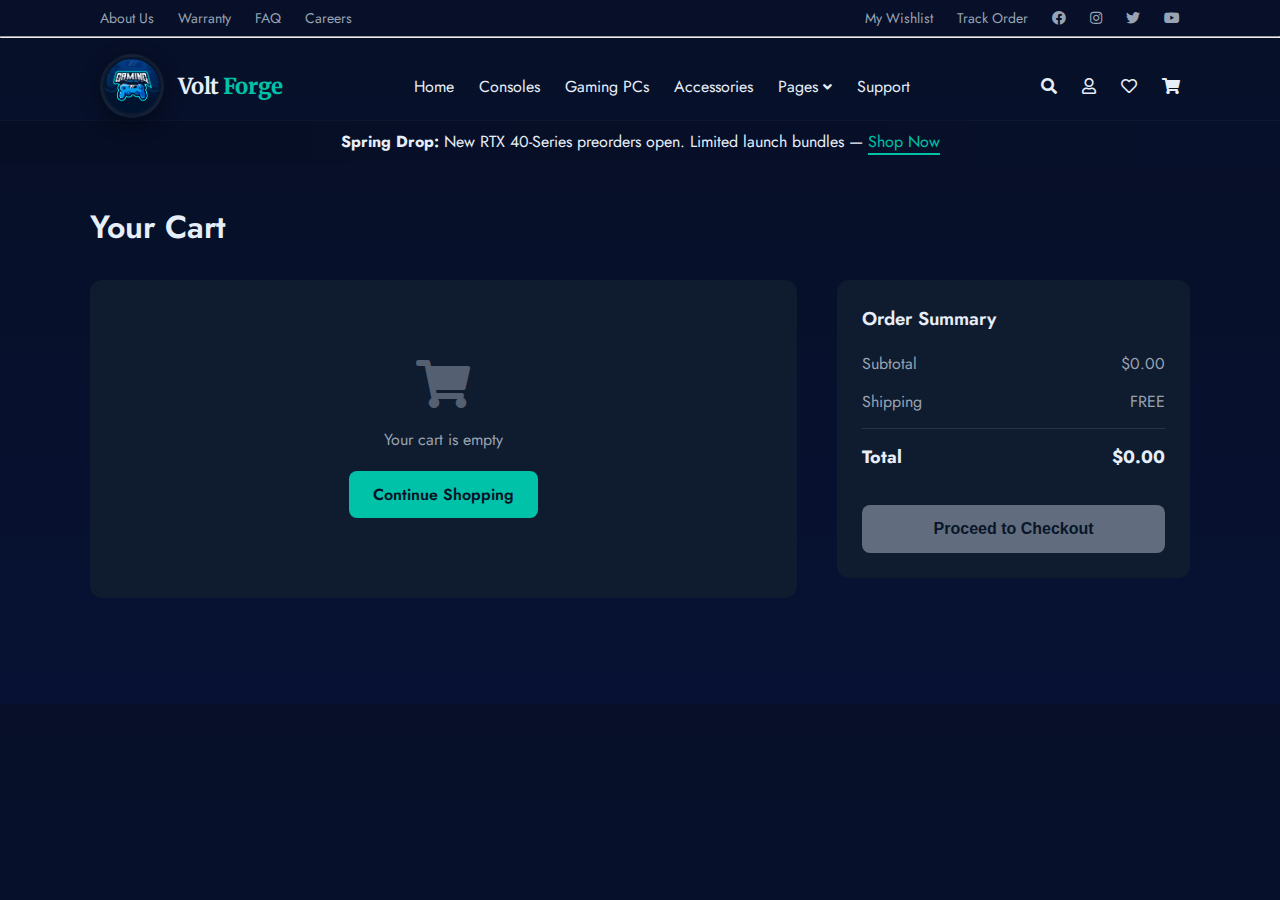
<file: cart.html>
<!DOCTYPE html>
<html lang="en">
  <head>
    <meta charset="utf-8" />
    <meta http-equiv="X-UA-Compatible" content="IE=edge" />
    <meta name="viewport" content="width=device-width,initial-scale=1" />
    <title>Cart - VoltForge</title>
    <link rel="shortcut icon" type="image/x-icon" href="images/logo.jpg" />
    <link rel="stylesheet" href="css/style.css" />
    <link rel="stylesheet" href="css/cart.css" />
    <link rel="stylesheet" href="css/all.css" />
    <link
      href="https://fonts.googleapis.com/css2?family=Jost:wght@300;400;600;700&family=Merriweather:wght@300;700&display=swap"
      rel="stylesheet"
    />
  </head>
  <body>
    <header>
      <div class="header-area">
        <div class="container area-1">
          <div>
            <a href="#">About Us</a>
            <a href="#">Warranty</a>
            <a href="#">FAQ</a>
            <a href="#">Careers</a>
          </div>
          <div>
            <a href="favorites.html">My Wishlist</a>
            <a href="#">Track Order</a>
            <a href="#" class="i-1"><i class="fab fa-facebook"></i></a>
            <a href="#" class="i-1"><i class="fab fa-instagram"></i></a>
            <a href="#" class="i-1"><i class="fab fa-twitter"></i></a>
            <a href="#" class="i-1"><i class="fab fa-youtube"></i></a>
          </div>
        </div>

        <hr />

        <div class="container area-2">
          <div class="left-area">
            <a href="index.html" class="brand" aria-label="VoltForge — Home">
              <img src="images/logo.jpg" alt="VoltForge logo" />
              <span class="brand-name"
                >Volt<span class="brand-accent">Forge</span></span
              >
            </a>
          </div>

          <div class="center-area">
            <nav>
              <ul>
                <li><a href="index.html" class="link-center">Home</a></li>
                <li><a href="#" class="link-center">Consoles</a></li>
                <li><a href="#" class="link-center">Gaming PCs</a></li>
                <li><a href="#" class="link-center">Accessories</a></li>
                <li class="main-menue">
                  <a href="#" class="link-center"
                    >Pages<i class="fas fa-angle-down angle"></i
                  ></a>
                  <div class="drop-menue">
                    <ul>
                      <li class="first-li">Pages</li>
                      <li><a href="signin.html" class="link-drop">Login</a></li>
                      <li><a href="cart.html" class="link-drop">Cart</a></li>
                      <li>
                        <a href="product-details.html?id=1" class="link-drop"
                          >Product Details</a
                        >
                      </li>
                      <li><a href="#" class="link-drop">Checkout</a></li>
                    </ul>
                    <ul>
                      <li class="first-li">Blog</li>
                      <li><a href="#" class="link-drop">News</a></li>
                      <li><a href="#" class="link-drop">Guides</a></li>
                    </ul>
                  </div>
                </li>
                <li><a href="#" class="link-center">Support</a></li>
              </ul>
            </nav>
          </div>

          <div class="right-area">
            <a href="#" class="search-icon"><i class="fas fa-search"></i></a>
            <a href="signin.html"><i class="far fa-user"></i></a>
            <a href="favorites.html"><i class="far fa-heart"></i></a>
            <a href="cart.html" class="bag"
              ><i class="fas fa-shopping-cart"></i
            ></a>
          </div>
        </div>

        <div class="area-3">
          <p>
            <strong>Spring Drop:</strong> New RTX 40-Series preorders open.
            Limited launch bundles — <a href="#">Shop Now</a>
          </p>
        </div>
      </div>
    </header>

    <main class="cart-container">
      <div class="container">
        <h1>Your Cart</h1>

        <div class="cart-content">
          <div class="cart-items" id="cartItems">
            <!-- Cart items will be populated by JavaScript -->
            <div class="empty-cart">
              <i class="fas fa-shopping-cart"></i>
              <p>Your cart is empty</p>
              <a href="index.html" class="continue-shopping"
                >Continue Shopping</a
              >
            </div>
          </div>

          <div class="cart-summary">
            <h3>Order Summary</h3>
            <div class="summary-line">
              <span>Subtotal</span>
              <span id="subtotal">$0.00</span>
            </div>
            <div class="summary-line">
              <span>Shipping</span>
              <span id="shipping">$0.00</span>
            </div>
            <div class="summary-line total">
              <span>Total</span>
              <span id="total">$0.00</span>
            </div>
            <button class="checkout-btn" id="checkoutBtn">
              Proceed to Checkout
            </button>
          </div>
        </div>
      </div>
    </main>

    <script src="js/products.js"></script>
    <script src="js/auth.js"></script>
    <script src="js/cart.js"></script>
  </body>
</html>
</file>
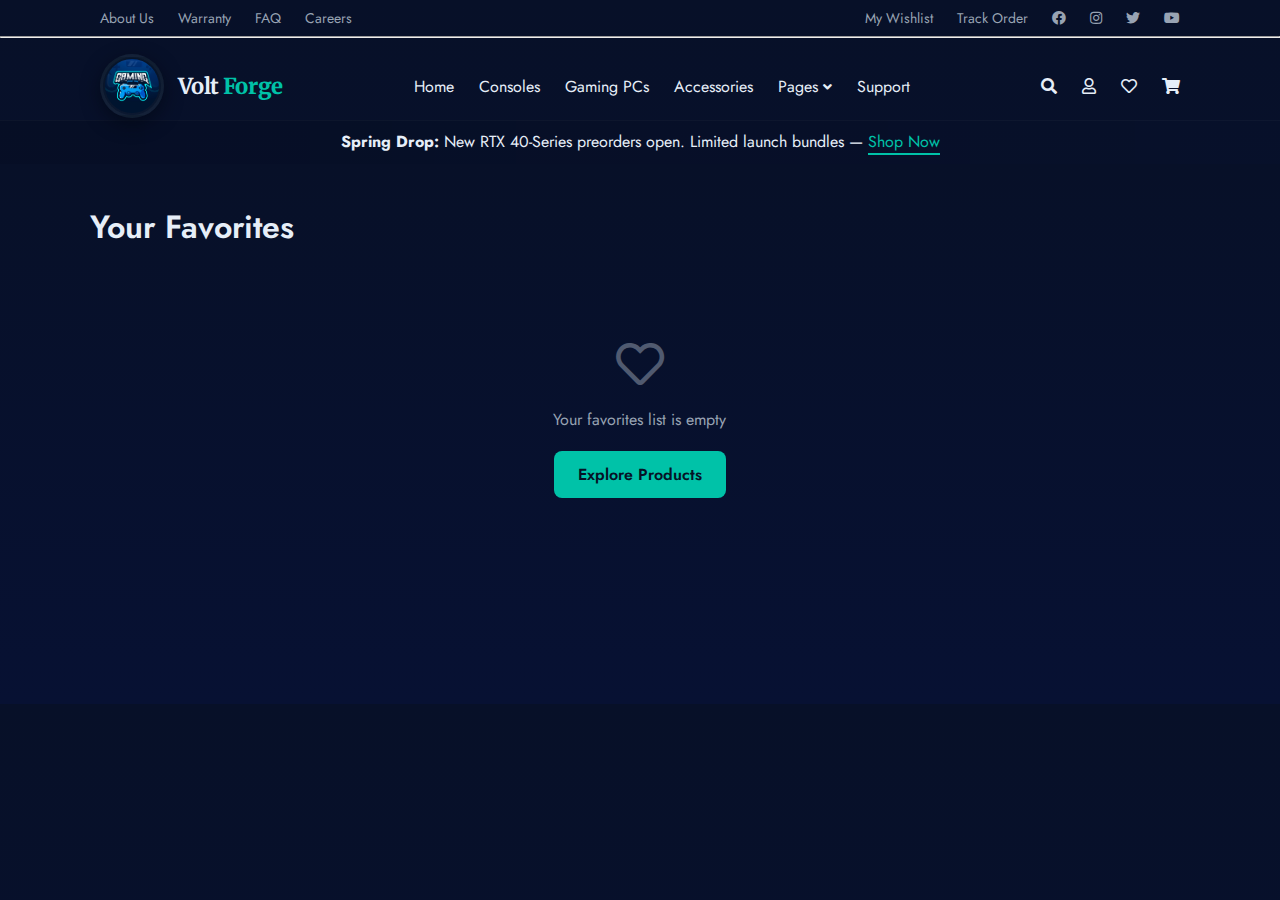
<file: favorites.html>
<!DOCTYPE html>
<html lang="en">
  <head>
    <meta charset="utf-8" />
    <meta http-equiv="X-UA-Compatible" content="IE=edge" />
    <meta name="viewport" content="width=device-width,initial-scale=1" />
    <title>Favorites - VoltForge</title>
    <link rel="shortcut icon" type="image/x-icon" href="images/logo.jpg" />
    <link rel="stylesheet" href="css/style.css" />
    <link rel="stylesheet" href="css/favorites.css" />
    <link rel="stylesheet" href="css/all.css" />
    <link
      href="https://fonts.googleapis.com/css2?family=Jost:wght@300;400;600;700&family=Merriweather:wght@300;700&display=swap"
      rel="stylesheet"
    />
  </head>
  <body>
    <header>
      <div class="header-area">
        <div class="container area-1">
          <div>
            <a href="#">About Us</a>
            <a href="#">Warranty</a>
            <a href="#">FAQ</a>
            <a href="#">Careers</a>
          </div>
          <div>
            <a href="favorites.html">My Wishlist</a>
            <a href="#">Track Order</a>
            <a href="#" class="i-1"><i class="fab fa-facebook"></i></a>
            <a href="#" class="i-1"><i class="fab fa-instagram"></i></a>
            <a href="#" class="i-1"><i class="fab fa-twitter"></i></a>
            <a href="#" class="i-1"><i class="fab fa-youtube"></i></a>
          </div>
        </div>

        <hr />

        <div class="container area-2">
          <div class="left-area">
            <a href="index.html" class="brand" aria-label="VoltForge — Home">
              <img src="images/logo.jpg" alt="VoltForge logo" />
              <span class="brand-name"
                >Volt<span class="brand-accent">Forge</span></span
              >
            </a>
          </div>

          <div class="center-area">
            <nav>
              <ul>
                <li><a href="index.html" class="link-center">Home</a></li>
                <li><a href="#" class="link-center">Consoles</a></li>
                <li><a href="#" class="link-center">Gaming PCs</a></li>
                <li><a href="#" class="link-center">Accessories</a></li>
                <li class="main-menue">
                  <a href="#" class="link-center"
                    >Pages<i class="fas fa-angle-down angle"></i
                  ></a>
                  <div class="drop-menue">
                    <ul>
                      <li class="first-li">Pages</li>
                      <li><a href="signin.html" class="link-drop">Login</a></li>
                      <li><a href="cart.html" class="link-drop">Cart</a></li>
                      <li>
                        <a href="product-details.html?id=1" class="link-drop"
                          >Product Details</a
                        >
                      </li>
                      <li><a href="#" class="link-drop">Checkout</a></li>
                    </ul>
                    <ul>
                      <li class="first-li">Blog</li>
                      <li><a href="#" class="link-drop">News</a></li>
                      <li><a href="#" class="link-drop">Guides</a></li>
                    </ul>
                  </div>
                </li>
                <li><a href="#" class="link-center">Support</a></li>
              </ul>
            </nav>
          </div>

          <div class="right-area">
            <a href="#" class="search-icon"><i class="fas fa-search"></i></a>
            <a href="signin.html"><i class="far fa-user"></i></a>
            <a href="favorites.html"><i class="far fa-heart"></i></a>
            <a href="cart.html" class="bag"
              ><i class="fas fa-shopping-cart"></i
            ></a>
          </div>
        </div>

        <div class="area-3">
          <p>
            <strong>Spring Drop:</strong> New RTX 40-Series preorders open.
            Limited launch bundles — <a href="#">Shop Now</a>
          </p>
        </div>
      </div>
    </header>

    <main class="favorites-container">
      <div class="container">
        <h1>Your Favorites</h1>

        <div class="favorites-grid" id="favoritesGrid">
          <!-- Favorite items will be populated by JavaScript -->
          <div class="empty-favorites">
            <i class="far fa-heart"></i>
            <p>Your favorites list is empty</p>
            <a href="index.html" class="continue-shopping">Explore Products</a>
          </div>
        </div>
      </div>
    </main>

    <script src="js/products.js"></script>
    <script src="js/auth.js"></script>
    <script src="js/favorites.js"></script>
  </body>
</html>
</file>
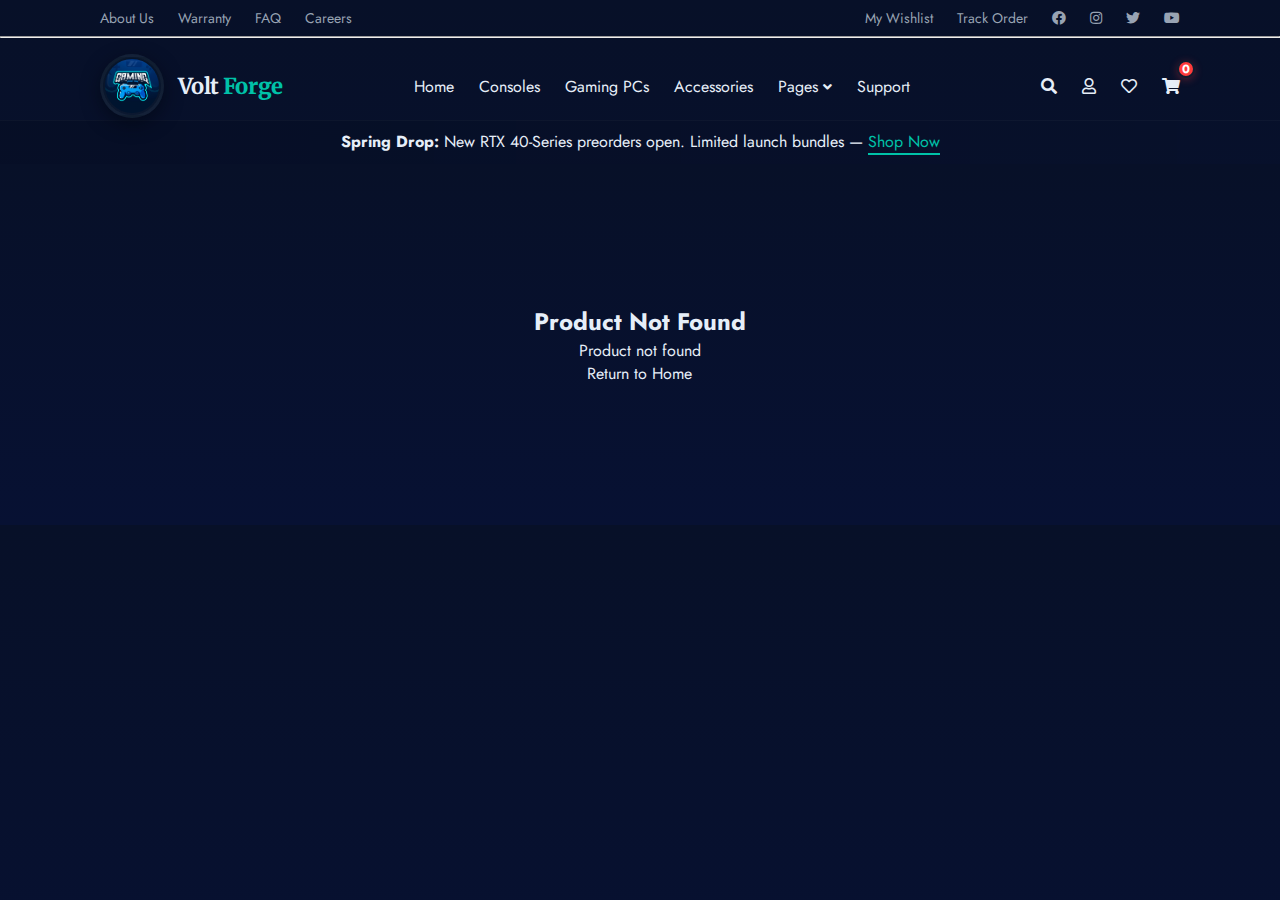
<file: product-details.html>
<!DOCTYPE html>
<html lang="en">
  <head>
    <meta charset="utf-8" />
    <meta http-equiv="X-UA-Compatible" content="IE=edge" />
    <meta name="viewport" content="width=device-width,initial-scale=1" />
    <title>Product Details - VoltForge</title>
    <link rel="shortcut icon" type="image/x-icon" href="images/logo.jpg" />
    <link rel="stylesheet" href="css/style.css" />
    <link rel="stylesheet" href="css/product-details.css" />
    <link rel="stylesheet" href="css/all.css" />
    <link
      href="https://fonts.googleapis.com/css2?family=Jost:wght@300;400;600;700&family=Merriweather:wght@300;700&display=swap"
      rel="stylesheet"
    />
  </head>
  <body>
    <header>
      <div class="header-area">
        <div class="container area-1">
          <div>
            <a href="#">About Us</a>
            <a href="#">Warranty</a>
            <a href="#">FAQ</a>
            <a href="#">Careers</a>
          </div>
          <div>
            <a href="favorites.html">My Wishlist</a>
            <a href="#">Track Order</a>
            <a href="#" class="i-1"><i class="fab fa-facebook"></i></a>
            <a href="#" class="i-1"><i class="fab fa-instagram"></i></a>
            <a href="#" class="i-1"><i class="fab fa-twitter"></i></a>
            <a href="#" class="i-1"><i class="fab fa-youtube"></i></a>
          </div>
        </div>

        <hr />

        <div class="container area-2">
          <div class="left-area">
            <a href="index.html" class="brand" aria-label="VoltForge — Home">
              <img src="images/logo.jpg" alt="VoltForge logo" />
              <span class="brand-name"
                >Volt<span class="brand-accent">Forge</span></span
              >
            </a>
          </div>

          <div class="center-area">
            <nav>
              <ul>
                <li><a href="index.html" class="link-center">Home</a></li>
                <li><a href="#" class="link-center">Consoles</a></li>
                <li><a href="#" class="link-center">Gaming PCs</a></li>
                <li><a href="#" class="link-center">Accessories</a></li>
                <li class="main-menue">
                  <a href="#" class="link-center"
                    >Pages<i class="fas fa-angle-down angle"></i
                  ></a>
                  <div class="drop-menue">
                    <ul>
                      <li class="first-li">Pages</li>
                      <li><a href="signin.html" class="link-drop">Login</a></li>
                      <li><a href="cart.html" class="link-drop">Cart</a></li>
                      <li>
                        <a href="product-details.html?id=1" class="link-drop"
                          >Product Details</a
                        >
                      </li>
                      <li><a href="#" class="link-drop">Checkout</a></li>
                    </ul>
                    <ul>
                      <li class="first-li">Blog</li>
                      <li><a href="#" class="link-drop">News</a></li>
                      <li><a href="#" class="link-drop">Guides</a></li>
                    </ul>
                  </div>
                </li>
                <li><a href="#" class="link-center">Support</a></li>
              </ul>
            </nav>
          </div>

          <div class="right-area">
            <a href="#" class="search-icon"><i class="fas fa-search"></i></a>
            <a href="signin.html"><i class="far fa-user"></i></a>
            <a href="favorites.html"><i class="far fa-heart"></i></a>
            <a href="cart.html" class="bag"
              ><i class="fas fa-shopping-cart"></i
            ></a>
          </div>
        </div>

        <div class="area-3">
          <p>
            <strong>Spring Drop:</strong> New RTX 40-Series preorders open.
            Limited launch bundles — <a href="#">Shop Now</a>
          </p>
        </div>
      </div>
    </header>

    <main class="product-details-container">
      <div class="container">
        <div class="product-details">
          <div class="product-images">
            <div class="main-image">
              <img id="mainProductImage" src="" alt="Product Image" />
            </div>
          </div>

          <div class="product-info">
            <h1 id="productName">Product Name</h1>
            <div class="price-section">
              <span class="current-price" id="productPrice">$0</span>
              <span class="old-price" id="productOldPrice">$0</span>
            </div>

            <div class="product-description">
              <p id="productDescription">
                Product description will appear here.
              </p>
            </div>

            <div class="product-actions">
              <div class="quantity-selector">
                <button class="quantity-btn" id="decreaseQty">-</button>
                <span class="quantity" id="quantity">1</span>
                <button class="quantity-btn" id="increaseQty">+</button>
              </div>

              <div class="action-buttons">
                <button class="add-to-cart-btn" id="addToCart">
                  Add to Cart
                </button>
                <button class="favorite-btn" id="addToFavorite">
                  <i class="far fa-heart"></i>
                </button>
              </div>
            </div>

            <div class="product-meta">
              <div class="meta-item">
                <i class="fas fa-shipping-fast"></i>
                <span>Free Shipping</span>
              </div>
              <div class="meta-item">
                <i class="fas fa-undo"></i>
                <span>30-Day Return</span>
              </div>
              <div class="meta-item">
                <i class="fas fa-shield-alt"></i>
                <span>2-Year Warranty</span>
              </div>
            </div>
          </div>
        </div>
      </div>
    </main>

    <script src="js/products.js"></script>
    <script src="js/auth.js"></script>
    <script src="js/product-details.js"></script>
    <script src="js/cart.js"></script>
    <script src="js/favorites.js"></script>
  </body>
</html>
</file>
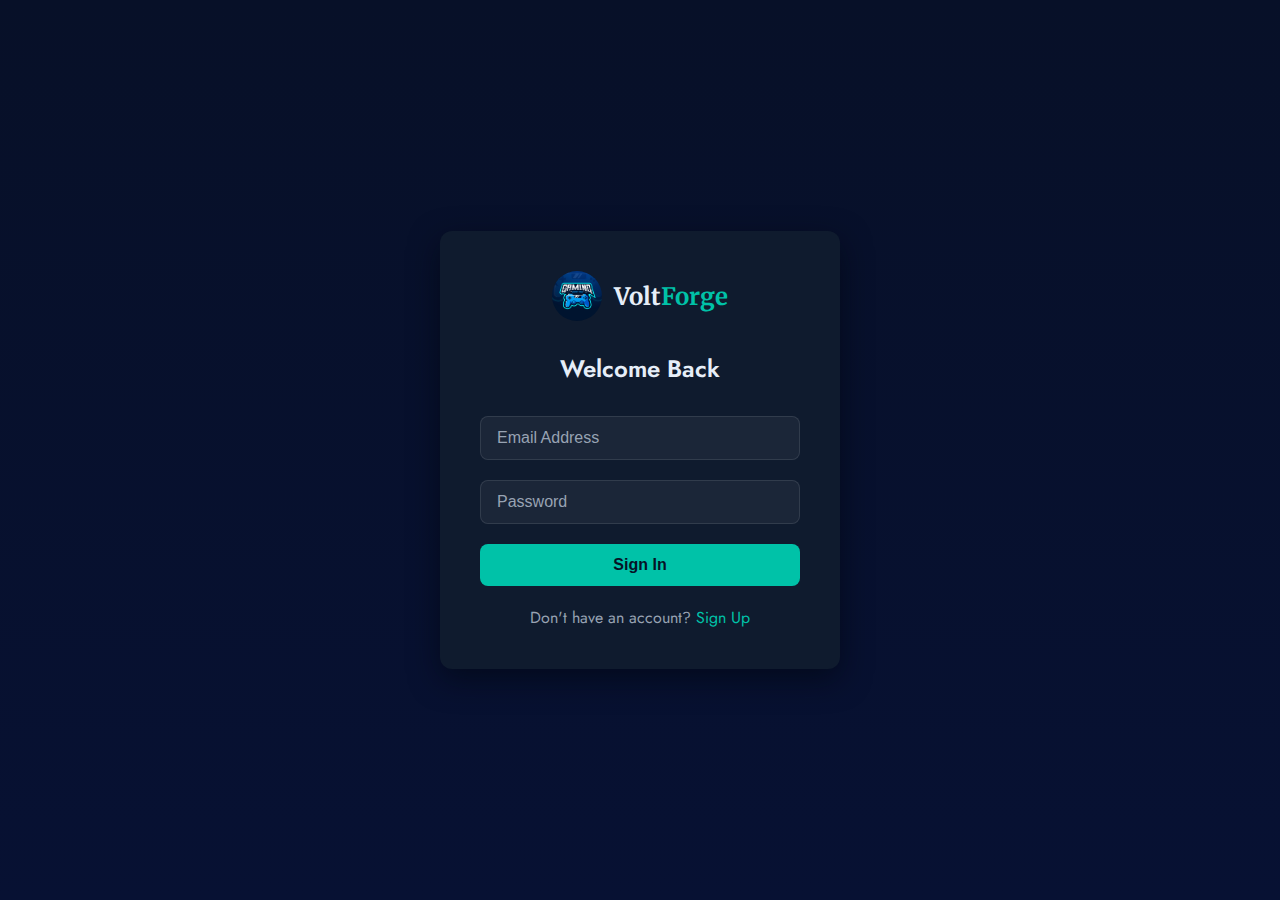
<file: signin.html>
<!DOCTYPE html>
<html lang="en">
<head>
  <meta charset="utf-8" />
  <meta http-equiv="X-UA-Compatible" content="IE=edge"/>
  <meta name="viewport" content="width=device-width,initial-scale=1"/>
  <title>Sign In - VoltForge</title>
  <link rel="shortcut icon" type="image/x-icon" href="images/logo.jpg">
  <link rel="stylesheet" href="css/style.css"/>
  <link rel="stylesheet" href="css/auth.css"/>
  <link rel="stylesheet" href="css/all.css"/>
  <link href="https://fonts.googleapis.com/css2?family=Jost:wght@300;400;600;700&family=Merriweather:wght@300;700&display=swap" rel="stylesheet">
</head>
<body>
  <div class="auth-container">
    <div class="auth-card">
      <a href="index.html" class="auth-brand">
        <img src="images/logo.jpg" alt="VoltForge">
        <span>Volt<span>Forge</span></span>
      </a>
      
      <h2>Welcome Back</h2>
      
      <form id="signinForm" class="auth-form">
        <div class="form-group">
          <input type="email" id="loginEmail" placeholder="Email Address" required>
        </div>
        <div class="form-group">
          <input type="password" id="loginPassword" placeholder="Password" required>
        </div>
        <button type="submit" class="auth-btn">Sign In</button>
      </form>
      
      <p class="auth-link">
        Don't have an account? <a href="signup.html">Sign Up</a>
      </p>
    </div>
  </div>
  
  <script src="js/auth.js"></script>
</body>
</html>
</file>
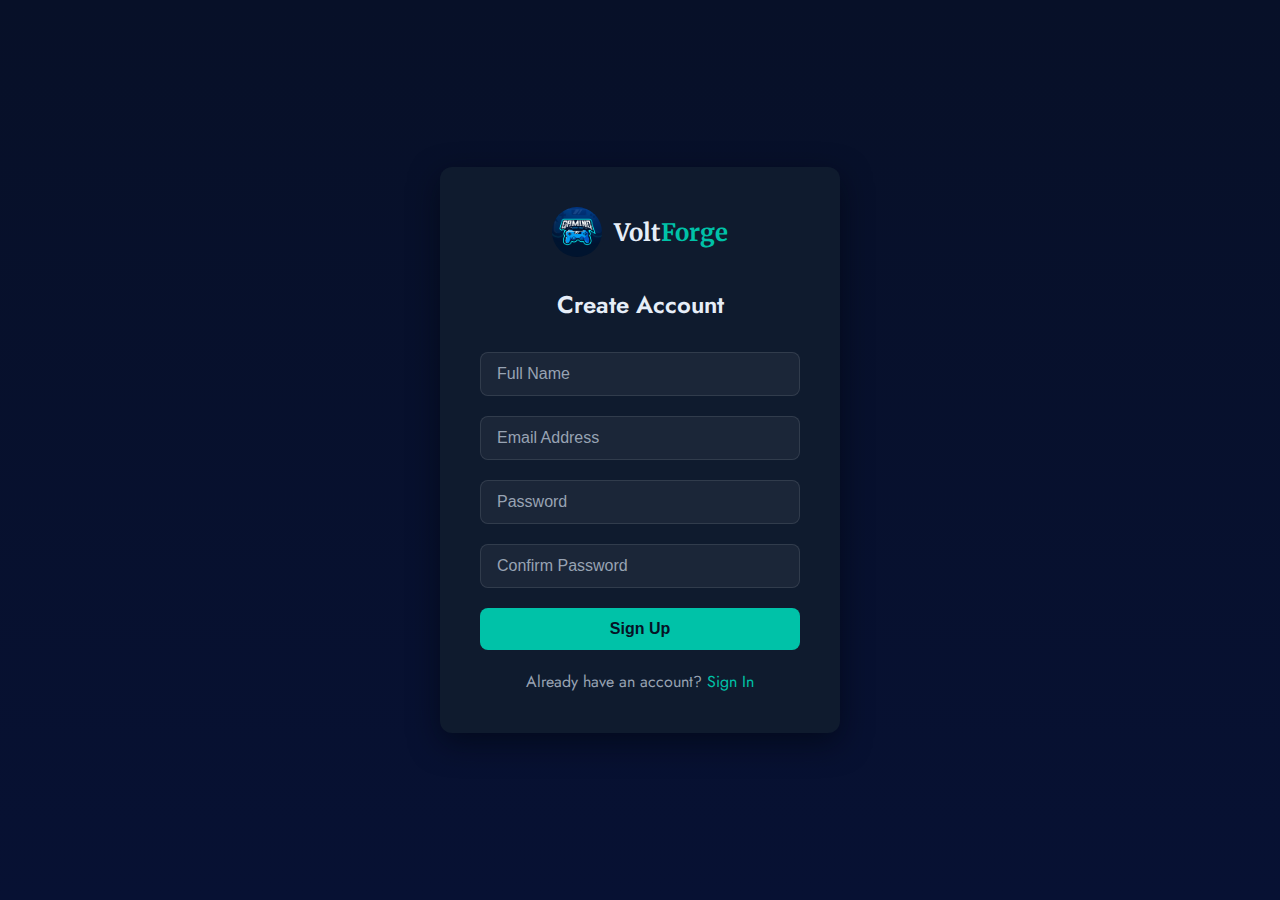
<file: signup.html>
<!DOCTYPE html>
<html lang="en">
<head>
  <meta charset="utf-8" />
  <meta http-equiv="X-UA-Compatible" content="IE=edge"/>
  <meta name="viewport" content="width=device-width,initial-scale=1"/>
  <title>Sign Up - VoltForge</title>
  <link rel="shortcut icon" type="image/x-icon" href="images/logo.jpg">
  <link rel="stylesheet" href="css/style.css"/>
  <link rel="stylesheet" href="css/auth.css"/>
  <link rel="stylesheet" href="css/all.css"/>
  <link href="https://fonts.googleapis.com/css2?family=Jost:wght@300;400;600;700&family=Merriweather:wght@300;700&display=swap" rel="stylesheet">
</head>
<body>
  <div class="auth-container">
    <div class="auth-card">
      <a href="index.html" class="auth-brand">
        <img src="images/logo.jpg" alt="VoltForge">
        <span>Volt<span>Forge</span></span>
      </a>
      
      <h2>Create Account</h2>
      
      <form id="signupForm" class="auth-form">
        <div class="form-group">
          <input type="text" id="name" placeholder="Full Name" required>
        </div>
        <div class="form-group">
          <input type="email" id="email" placeholder="Email Address" required>
        </div>
        <div class="form-group">
          <input type="password" id="password" placeholder="Password" required>
        </div>
        <div class="form-group">
          <input type="password" id="confirmPassword" placeholder="Confirm Password" required>
        </div>
        <button type="submit" class="auth-btn">Sign Up</button>
      </form>
      
      <p class="auth-link">
        Already have an account? <a href="signin.html">Sign In</a>
      </p>
    </div>
  </div>
  
  <script src="js/auth.js"></script>
</body>
</html>
</file>
<file: css/style.css>
/* Start general rules */
* {
  margin: 0;
  padding: 0;
  box-sizing: border-box;
  transition: all 0.1s linear;
}
:root {
  --bg-1: #071028;
  --panel: #0f1b2e;
  --accent: #00c2a8;
  --muted: #98a3b3;
  --text: #e6eef8;
  --danger: #ff3b3b;
}
body {
  height: fit-content;
  font-family: "Jost", sans-serif;
  background: linear-gradient(180deg, #071028 0%, #071133 100%);
  color: var(--text);
}
a {
  text-decoration: none;
  display: inline-block;
  color: inherit;
}
li {
  list-style-type: none;
  display: inline-block;
}
button {
  border: none;
}
.container {
  width: 86%;
  margin: auto;
}
/* End general rules */

/* start header area  */
.area-1 {
  height: 36px;
  display: flex;
  justify-content: space-between;
  align-items: center;
  flex-flow: wrap;
  color: var(--muted);
  font-size: 13px;
}
.area-1 div {
  height: 20px;
}
.area-1 div a {
  height: 100%;
  color: var(--muted);
  padding: 0 10px;
  font-size: 14px;
  position: relative;
}
.area-1 a::before,
.area-1 a::after {
  content: "";
  width: 2px;
  height: 0;
  background: var(--accent);
  position: absolute;
  transition: 1s;
}
.area-1 a::before {
  left: 0;
  bottom: 0;
}
.area-1 a::after {
  right: 0;
  top: 0;
}
.area-1 a:hover::before,
.area-1 a:hover::after {
  height: 100%;
}
.i-1:hover i {
  color: var(--accent);
  transform: rotateY(180deg);
}

/* area-2 */
.area-2 {
  height: 82px;
  display: flex;
  justify-content: space-between;
  align-items: center;
  flex-flow: wrap;
  padding: 6px 0;
}

/* BRAND styling */
.left-area .brand {
  display: flex;
  align-items: center;
  gap: 14px;
  text-decoration: none;
  -webkit-tap-highlight-color: transparent;
  transition: transform 0.18s ease, opacity 0.18s ease;
}
.left-area .brand img {
  width: clamp(44px, 7.2vw, 64px);
  height: clamp(44px, 7.2vw, 64px);
  border-radius: 50%;
  object-fit: cover;
  border: 3px solid rgba(255, 255, 255, 0.04);
  box-shadow: 0 6px 18px rgba(2, 6, 17, 0.6),
    inset 0 1px 0 rgba(255, 255, 255, 0.02);
  transition: transform 0.35s cubic-bezier(0.2, 0.9, 0.2, 1), box-shadow 0.25s;
  display: block;
  background: linear-gradient(180deg, #071428, #0b1830);
  padding: 2px;
}
.left-area .brand .brand-name {
  font-family: "Merriweather", serif;
  font-weight: 700;
  font-size: clamp(18px, 2.6vw, 22px);
  line-height: 1;
  color: var(--text);
  letter-spacing: -0.02em;
  transition: color 0.25s ease, transform 0.18s;
  display: inline-block; 
}
.left-area .brand .brand-accent {
  color: var(--accent);
  font-weight: 800;
  margin-left: 4px;
}
.left-area .brand:hover img,
.left-area .brand:focus img {
  transform: translateY(-4px) scale(1.03);
  box-shadow: 0 10px 30px rgba(0, 0, 0, 0.6), 0 0 18px rgba(0, 0, 0, 0.12);
  border-color: rgba(255, 255, 255, 0.06);
}
.left-area .brand:focus {
  outline: 3px solid rgba(0, 194, 168, 0.12);
  border-radius: 10px;
}
.left-area .brand:hover .brand-name {
  transform: translateY(-2px);
  color: var(--text);
}

.area-2 a {
  padding: 10px;
  font-size: 16px;
  color: var(--text);
}
.area-2 a:hover {
  color: var(--accent);
}
.area-2 .center-area .link-center {
  position: relative;
}
.area-2 .center-area .link-center::after,
.area-2 .center-area .link-center::before {
  content: "";
  position: absolute;
  top: 0;
  left: 0;
  border-color: var(--accent);
  border-style: solid;
  visibility: hidden;
  opacity: 0;
}
.area-2 .center-area .link-center::after {
  border-width: 2px 0;
  width: 97%;
  height: 95%;
  transition: 0.6s;
  transform: scale(0, 1);
  transform-origin: left;
}
.area-2 .center-area .link-center:hover::after,
.area-2 .center-area .link-center:hover::before {
  visibility: visible;
  opacity: 1;
  transform: scale(1, 1);
}
.area-2 .center-area .link-center::before {
  border-width: 0 2px;
  width: 94%;
  height: 100%;
  transition: 0.3s;
  transform: scale(1, 0);
  transform-origin: bottom;
}
.area-2 .main-menue {
  position: relative;
  z-index: 10;
}
.area-2 .main-menue .angle {
  padding-left: 5px;
  font-size: 14px;
}
.area-2 .main-menue .drop-menue {
  width: 320px;
  padding: 15px;
  display: flex;
  background: linear-gradient(180deg, #071428, #071a2e);
  justify-content: space-between;
  position: absolute;
  top: 50px;
  left: -100px;
  border-radius: 10px;
  box-shadow: 1px 1px 2px #00000070, -1px -1px 2px #00000070;
  transition: 1s;
  visibility: hidden;
  opacity: 0;
  transform: scale(0, 0);
  z-index: 5;
}
.area-2 .main-menue:hover .drop-menue {
  visibility: visible;
  opacity: 1;
  transform: scale(1, 1);
}
.area-2 .drop-menue li {
  display: block;
  margin: 5px 0;
  color: var(--muted);
}
.area-2 .drop-menue .first-li {
  width: fit-content;
  height: 30px;
  margin-bottom: 10px;
  font-weight: 300;
  border-bottom: 1px dotted rgba(255, 255, 255, 0.04);
}
.area-2 .drop-menue li a {
  padding: 0;
  color: var(--muted);
}
.area-2 .drop-menue li .link-drop:hover {
  transform: scale(1.05, 1.05);
}

.right-area .bag {
  position: relative;
  
}


/* area-3 */
.area-3 {
  width: 100%;
  height: 44px;
  display: flex;
  justify-content: center;
  align-items: center;
  color: var(--text);
  background: linear-gradient(90deg, rgba(0, 0, 0, 0.12), rgba(0, 0, 0, 0));
  border-top: 1px solid rgba(255, 255, 255, 0.03);
}
.area-3 a {
  color: var(--accent);
  height: 25px;
  border-bottom: 2px solid var(--accent);
  padding-bottom: 3px;
}
.area-3 a:hover {
  letter-spacing: 1px;
}

/* main area */
.main-background {
  width: 100%;
  height: 80vh;
  background: linear-gradient(
      180deg,
      rgba(7, 17, 50, 0.65),
      rgba(7, 17, 50, 0.65)
    ),
    url("https://images.unsplash.com/photo-1511512578047-dfb367046420?auto=format&fit=crop&w=1800&q=80");
  background-size: cover;
  position: relative;
}
.main-background .text-center {
  width: min(90%, 520px);
  max-width: 520px;
  text-align: center;
  position: absolute;
  top: 50%;
  left: 9%;
  transform: translateY(-50%);
  padding: 12px;
  z-index: 3;
}
.main-background span {
  color: var(--accent);
  font-family: "Merriweather", serif;
  font-size: 44px;
}
.main-background h1 {
  padding: 6px 0;
  font-size: 42px;
  color: var(--text);
}
.main-background p {
  width: 460px;
  font-size: 16px;
  color: var(--muted);
  margin: 16px 0 26px;
}
.main-background a {
  background: var(--accent);
  color: #061226;
  font-size: 16px;
  padding: 12px 20px;
  border-radius: 8px;
}
.main-background a:hover {
  color: var(--accent);
  background: transparent;
  border: 1px solid var(--accent);
}

/* section-one area */
.type-product {
  display: flex;
  justify-content: space-between;
  flex-wrap: wrap;
  gap: 28px;
  margin-top: 48px;
}
.type-product > div {
  width: 400px;
  height: 400px;
  margin: 40px 0;
  overflow: hidden;
  position: relative;
  border-radius: 12px;
  box-shadow: 0 10px 30px rgba(2, 6, 17, 0.6);
}
.type-product > div::after {
  content: "";
  width: 100%;
  height: 30%;
  background-image: linear-gradient(to top, #000000, #00000005);
  position: absolute;
  bottom: 0;
  left: 0;
  z-index: 1;
  opacity: 0.6;
}
.type-product div img {
  width: 100%;
  height: 100%;
  transition: 1s;
  object-fit: cover;
  filter: contrast(1.02) saturate(1.05);
}
.type-product div:hover img {
  transform: scale(1.06);
}
.type-product div .product {
  width: 100%;
  height: 30%;
  text-align: center;
  position: absolute;
  bottom: 0;
  left: 0;
  z-index: 10;
  transform: translateY(45px);
  transition: 1s;
}
.type-product div:hover .product {
  transform: translateY(0px);
}
.type-product div .product h2 {
  color: #fff;
  margin: 15px 0 20px;
}
.type-product div .product a {
  color: var(--accent);
  font-size: 18px;
  font-weight: bold;
  padding-bottom: 3px;
  border-bottom: 3px solid var(--accent);
}
.type-product div .product a:hover {
  letter-spacing: 1px;
}

/* section-two area (trending) */
.trend-area {
  margin-top: 40px;
  position: relative;
}
.trend-area .trending {
  min-height: 50px;
  border-bottom: 1px solid rgba(255, 255, 255, 0.03);
  display: flex;
  justify-content: space-between;
  align-items: flex-start;
}
.trend-area .trending h2 {
  font-size: 34px;
  color: var(--text);
  font-weight: 500;
}
.trend-area .trending a {
  height: 65px;
  margin-left: 25px;
  color: var(--muted);
  font-size: 16px;
}
.trend-area .trending .link-select {
  color: var(--accent);
  border-bottom: 5px solid var(--accent);
}
.trend-area .product-trend {
  display: flex;
  justify-content: space-between;
  gap: 18px;
  margin-top: 28px;
}
.trend-area .product-trend div {
  width: 24%;
  height: 500px;
  margin-top: 20px;
  text-align: center;
  position: relative;
  perspective: 1000px;
  background: linear-gradient(180deg, rgba(255, 255, 255, 0.02), transparent);
  border-radius: 10px;
  overflow: hidden;
}
.trend-area .product-trend div img {
  width: 100%;
  height: 75%;
  object-fit: cover;
}
.trend-area .product-trend div a {
  padding: 10px 0;
  font-size: 18px;
  color: var(--text);
  display: block;
}
.trend-area .product-trend div:hover a {
  color: var(--accent);
}
.trend-area .product-trend div p {
  color: var(--muted);
  opacity: 0.9;
  font-size: 16px;
}
.trend-area .product-trend div:hover p {
  opacity: 1;
}
.trend-area .product-trend div:hover p span {
  opacity: 0.5;
}
.trend-area .product-trend div p span {
  text-decoration: line-through;
  margin-left: 10px;
}
.trend-area .product-trend div .icon {
  width: 60%;
  height: 10%;
  display: flex;
  position: absolute;
  left: 20%;
  bottom: 30%;
  z-index: 10;
}
.trend-area .product-trend div .icon a {
  color: var(--panel);
  width: calc(100% / 3);
  background: #fff;
  display: flex;
  justify-content: center;
  align-items: center;
  height: 100%;
  font-size: 24px;
  opacity: 0;
  visibility: hidden;
  transform: translateY(20%);
  transition: 0.7s;
  border-radius: 6px;
}
.trend-area .product-trend div:hover .icon a {
  opacity: 1;
  visibility: visible;
  transform: translateY(0);
}
.trend-area .product-trend div .icon a:hover {
  background: var(--accent);
  color: #061226;
  transform: translateY(-6px);
}
.trend-area .product-trend > div::after {
  content: "";
  width: 100%;
  height: 75%;
  position: absolute;
  top: 0;
  left: 0;
  z-index: 1;
  background: url("../images/logo.jpg");
  background-size: cover;
  backface-visibility: hidden;
  transform: rotateY(180deg);
  transition: 1s;
  transform-style: preserve-3d;
  opacity: 0.7;
}
.trend-area .product-trend > div:hover::after {
  transform: rotateY(0deg);
  opacity: 1;
}
.trend-area > a {
  position: absolute;
  font-size: 28px;
  opacity: 0.9;
  color: var(--muted);
  top: 50%;
}
.trend-area > a:hover {
  opacity: 1;
  color: var(--accent);
}
.trend-area .left {
  left: -22px;
}
.trend-area .right {
  right: -22px;
}

/* section-three area */
.customer {
  width: 100%;
  height: 400px;
  margin-top: 40px;
  display: flex;
  flex-direction: column;
  justify-content: space-evenly;
  align-items: center;
  background: linear-gradient(180deg, #071428, #071726);
  position: relative;
  border-radius: 10px;
  box-shadow: 1px 1px 2px #00000070, -1px -1px 2px #00000070;
}
.customer > h2 {
  font-size: 30px;
  color: var(--text);
}
.customer > p {
  width: 60%;
  text-align: center;
  font-size: 18px;
  line-height: 1.5;
  color: var(--muted);
}
.customer > div {
  display: flex;
  align-items: center;
}
.customer > div img {
  width: 80px;
  height: 80px;
  border-radius: 50%;
}
.customer .name-customer {
  margin-left: 10px;
}
.customer .name-customer h4 {
  color: var(--text);
  padding-bottom: 5px;
}
.customer .name-customer p {
  color: var(--muted);
  font-weight: bold;
}
.customer > a {
  position: absolute;
  font-size: 30px;
  opacity: 0.7;
  color: var(--muted);
}
.customer > a:hover {
  opacity: 1;
  color: var(--accent);
}
.customer .left {
  top: 50%;
  left: 10%;
}
.customer .right {
  top: 50%;
  right: 10%;
}

.like-area .product-trend > div {
  overflow: hidden;
  position: relative;
}
.like-area .product-trend > div::after {
  content: "";
  position: absolute;
  top: 0;
  left: 0;
  width: 100%;
  height: 75%; 
  z-index: 2;
  background-size: cover;
  background-position: center;
  background-image: url("../images/pramod-tiwari-jGIxljRrI40-unsplash.jpg");
  background-size: cover;
  transform: translateY(-75%);
  opacity: 0;
  visibility: hidden; 
}
/* On hover slide down */
.like-area .product-trend > div:hover::after {
  transform: translateY(0);
  opacity: 1;
  visibility: visible;
}

/* section-five, delivery */
.section-five {
  width: 100%;
  min-height: 520px;
  margin-top: 40px;
  background: linear-gradient(180deg, #071428, #071826);
  border-radius: 10px;
  padding-bottom: 30px;
}
.section-five h2 {
  text-align: center;
  padding: 30px 0;
  font-size: 30px;
  color: var(--text);
}
.latest-news {
  display: flex;
  justify-content: space-between;
  gap: 18px;
  width: 86%;
  margin: 0 auto;
}
.latest-news > div {
  width: 32%;
  height: 100%;
  perspective: 800px;
  background: linear-gradient(180deg, rgba(255, 255, 255, 0.02), transparent);
  border-radius: 10px;
  padding-bottom: 20px;
  overflow: hidden;
}
.latest-news > div img {
  width: 100%;
  height: 320px;
  object-fit: cover;
  border-radius: 6px;
  transition: 0.6s;
}
.latest-news > div img:hover {
  transform: translateZ(25px);
}
.latest-news > div span {
  display: block;
  color: var(--muted);
  padding-top: 12px;
  font-weight: 600;
}
.latest-news > div a {
  color: var(--text);
  font-size: 20px;
  display: block;
  margin: 10px 0;
}
.latest-news > div .more {
  text-decoration: underline;
  margin-top: 8px;
  display: inline-block;
  color: var(--accent);
}
.latest-news > div p {
  color: var(--muted);
  font-size: 15px;
}

.delivery {
  margin-top: 40px;
  display: flex;
  justify-content: space-between;
  text-align: center;
  gap: 18px;
}
.delivery div {
  width: 23%;
  background: linear-gradient(180deg, rgba(255, 255, 255, 0.02), transparent);
  padding: 18px;
  border-radius: 8px;
}
.delivery div > div {
  width: 100%;
  height: 60px;
  overflow: hidden;
  position: relative;
}
.delivery div > div i {
  font-size: 44px;
  margin-bottom: 20px;
  color: rgba(255, 255, 255, 0.06);
  width: 100%;
}
.delivery div div #icon {
  position: absolute;
  top: 0;
  left: 0;
  color: var(--accent);
  transform: translateY(65px);
  transition: 0.6s;
}
.delivery div:hover > div i {
  transform: translateY(-50px);
}
.delivery div:hover div #icon {
  transform: translateY(0);
}
.delivery h3 {
  color: var(--text);
}
.delivery p {
  margin-top: 10px;
  color: var(--muted);
}

.footer {
  width: 100%;
  min-height: 420px;
  margin-top: 40px;
  background: #040812;
  padding: 50px 0 80px;
}
.footer-site {
  display: flex;
  align-items: flex-start;
  flex-direction: column;
  color: #fff;
  gap: 20px;
}
.footer-site > .div1 {
  display: flex;
  width: 100%;
  align-items: center;
  justify-content: space-between;
  gap: 100px;
  margin-left: 70px;
  padding-bottom: 20px;
}
.footer-site .div1 > div {
  flex: 1;
}
.footer-site .div1 div a:hover {
  color: #fff;
  transform: scale(1.1);
}
.footer-site .div1 h2 {
  font-size: 22px;
  color: var(--text);
  margin-bottom: 6px;
}
.footer-site .div1 p {
  color: var(--muted);
}
.footer-site .div1 .send-email {
  display: flex;
}
.footer-site .div1 input {
  width: 380px;
  /* max-width: 420px; */
  height: 48px;
  padding-left: 14px;
  font-size: 16px;
  border-radius: 8px;
  border: 1px solid rgba(255, 255, 255, 0.04);
  background: transparent;
  color: var(--text);
}
.footer-site .div1 .subscribe {
  color: #061226;
  width: 150px;
  height: 48px;
  margin-left: 10px;
  background: var(--accent);
  font-size: 16px;
  display: inline-flex;
  align-items: center;
  justify-content: center;
  border-radius: 8px;
  font-weight: 700;
}
.footer-site .div1 a {
  color: var(--muted);
  font-size: 20px;
  margin-left: 6px;
}
.footer-site .div2 {
  width: 100%;
  display: flex;
  gap: 90px;
  margin-top: 20px;
  flex-wrap: wrap;
  padding-top: 20px;
  border-bottom: 1px solid rgba(255, 255, 255, 0.03);
}
.footer-site .div2 img {
  width: 70px;
  height: auto;
  object-fit: cover;
  filter: grayscale(0.02);
}
.footer-site .div2 div {
  min-width: 150px;
}
.footer-site .div2 h3 {
  margin-bottom: 12px;
  color: var(--text);
}
.footer-site .div2 a {
  display: block;
  color: var(--muted);
  margin-bottom: 8px;
  transition: transform 0.18s ease, color 0.18s;
}
/* <-- changed: footer link hover underline + slight size increase --> */
.footer-site .div2 a:hover {
  text-decoration: underline;
  transform: translateY(-2px) scale(1.03);
  color: var(--text);
}

/* ensure footer brand appears inline like header */
.footer-site .div2 .left-area .brand {
  display: flex;
  align-items: center;
  gap: 12px;
}
.footer-site .div2 .left-area .brand img {
  width: clamp(44px, 6.5vw, 64px);
  height: clamp(44px, 6.5vw, 64px);
  border-radius: 50%;
  object-fit: cover;
  border: 3px solid rgba(255, 255, 255, 0.04);
  padding: 2px;
  background: linear-gradient(180deg, #071428, #0b1830);
}
.footer-site .div2 .left-area .brand .brand-name {
  color: var(--text);
  font-family: "Merriweather", serif;
  font-weight: 700;
  font-size: 18px;
  line-height: 1;
  display: inline-block;
}

.footer-site .div3 {
  width: 100%;
  text-align: center;
  padding-top: 20px;
}
.footer-site .div3 p {
  color: var(--muted);
}
.footer-site .div3 p span i {
  animation: anamy 0.6s linear infinite alternate;
  color: var(--accent);
}

/* responsive */
@media (max-width: 568px) {
  .main-background .text-center {
    top: 44%;
    width: min(92%, 420px);
    padding: 10px;
    left: 6%;
    transform: translateY(-50%);
  }
  .area-2 nav ul {
    display: none;
  } /* original nav collapsed on small screens */
  .left-area .brand span {
    font-size: 18px;
  }
  .type-product > div {
    width: 100%;
    height: 320px;
  }
  .trend-area .product-trend div {
    width: 100%;
    height: 420px;
  }
  .trend-area .product-trend {
    flex-direction: column;
    gap: 18px;
  }
  .footer-site .div2 {
    flex-direction: column;
    gap: 12px;
  }
  .footer-site .div2 .left-area .brand {
    margin-bottom: 12px;
  }
}
@media (max-width: 992px) {
  .main-background .text-center {
    top: 46%;
    left: 8%;
    transform: translateY(-50%);
  }
  .type-product {
    justify-content: center;
    gap: 18px;
  }
  .type-product > div {
    width: 320px;
    height: 360px;
  }
  .trend-area .product-trend {
    flex-wrap: wrap;
  }
  .trend-area .product-trend div {
    width: 48%;
    margin-bottom: 18px;
  }
  .latest-news {
    flex-direction: column;
  }
  .latest-news > div {
    width: 100%;
    margin-bottom: 18px;
  }
  .delivery {
    flex-wrap: wrap;
  }
  .delivery div {
    width: 48%;
    margin-bottom: 12px;
  }
}

/* animation for heart icon */
@keyframes anamy {
  0% {
    transform: scale(1);
    color: var(--muted);
  }
  100% {
    transform: scale(1.35);
    color: var(--accent);
  }
}
</file>
<file: css/cart.css>
.cart-container {
  padding: 40px 0;
  background: linear-gradient(180deg, #071028 0%, #071133 100%);
  min-height: 60vh;
}

.cart-container h1 {
  color: var(--text);
  margin-bottom: 30px;
  font-weight: 600;
}

.cart-content {
  display: grid;
  grid-template-columns: 2fr 1fr;
  gap: 40px;
}

.cart-items {
  background: var(--panel);
  border-radius: 12px;
  padding: 20px;
}

.cart-item {
  display: flex;
  gap: 20px;
  padding: 20px 0;
  border-bottom: 1px solid rgba(255, 255, 255, 0.1);
}

.cart-item:last-child {
  border-bottom: none;
}

.cart-item-image {
  width: 100px;
  height: 100px;
  border-radius: 8px;
  overflow: hidden;
}

.cart-item-image img {
  width: 100%;
  height: 100%;
  object-fit: cover;
}

.cart-item-details {
  flex: 1;
}

.cart-item-name {
  color: var(--text);
  font-weight: 600;
  margin-bottom: 8px;
  text-decoration: none;
  display: block;
}

.cart-item-name:hover {
  color: var(--accent);
}

.cart-item-price {
  color: var(--accent);
  font-weight: 700;
  font-size: 18px;
  margin-bottom: 15px;
}

.cart-item-actions {
  display: flex;
  align-items: center;
  gap: 15px;
}

.quantity-controls {
  display: flex;
  align-items: center;
  border: 1px solid rgba(255, 255, 255, 0.1);
  border-radius: 6px;
  overflow: hidden;
}

.quantity-controls button {
  background: rgba(255, 255, 255, 0.05);
  border: none;
  color: var(--text);
  width: 30px;
  height: 30px;
  cursor: pointer;
  transition: all 0.3s ease;
}

.quantity-controls button:hover {
  background: rgba(255, 255, 255, 0.1);
}

.quantity-controls span {
  padding: 0 15px;
  color: var(--text);
  font-weight: 600;
}

.remove-item {
  background: var(--danger);
  color: white;
  border: none;
  padding: 6px 12px;
  border-radius: 6px;
  cursor: pointer;
  font-size: 14px;
  transition: all 0.3s ease;
}

.remove-item:hover {
  background: #e03535;
}

.cart-summary {
  background: var(--panel);
  border-radius: 12px;
  padding: 25px;
  height: fit-content;
}

.cart-summary h3 {
  color: var(--text);
  margin-bottom: 20px;
  font-weight: 600;
}

.summary-line {
  display: flex;
  justify-content: space-between;
  margin-bottom: 15px;
  color: var(--muted);
}

.summary-line.total {
  border-top: 1px solid rgba(255, 255, 255, 0.1);
  padding-top: 15px;
  color: var(--text);
  font-weight: 700;
  font-size: 18px;
}

.checkout-btn {
  width: 100%;
  padding: 15px;
  background: var(--accent);
  color: #061226;
  border: none;
  border-radius: 8px;
  font-weight: 600;
  font-size: 16px;
  cursor: pointer;
  transition: all 0.3s ease;
  margin-top: 20px;
}

.checkout-btn:hover {
  background: #00b398;
  transform: translateY(-2px);
}

.checkout-btn:disabled {
  background: var(--muted);
  cursor: not-allowed;
  transform: none;
}

.empty-cart,
.empty-favorites {
  text-align: center;
  padding: 60px 20px;
  color: var(--muted);
}

.empty-cart i,
.empty-favorites i {
  font-size: 48px;
  margin-bottom: 20px;
  opacity: 0.5;
}

.continue-shopping {
  display: inline-block;
  margin-top: 20px;
  padding: 12px 24px;
  background: var(--accent);
  color: #061226;
  text-decoration: none;
  border-radius: 8px;
  font-weight: 600;
  transition: all 0.3s ease;
}

.continue-shopping:hover {
  background: #00b398;
  transform: translateY(-2px);
}

@media (max-width: 768px) {
  .cart-content {
    grid-template-columns: 1fr;
  }
  
  .cart-item {
    flex-direction: column;
    text-align: center;
  }
  
  .cart-item-image {
    align-self: center;
  }
}
</file>
<file: css/favorites.css>
.favorites-container {
  padding: 40px 0;
  background: linear-gradient(180deg, #071028 0%, #071133 100%);
  min-height: 60vh;
}

.favorites-container h1 {
  color: var(--text);
  margin-bottom: 30px;
  font-weight: 600;
}

.favorites-grid {
  display: grid;
  grid-template-columns: repeat(auto-fill, minmax(280px, 1fr));
  gap: 30px;
}

.favorite-item {
  background: var(--panel);
  border-radius: 12px;
  overflow: hidden;
  transition: all 0.3s ease;
  position: relative;
}

.favorite-item:hover {
  transform: translateY(-5px);
  box-shadow: 0 15px 35px rgba(2, 6, 17, 0.8);
}

.favorite-item-image {
  width: 100%;
  height: 200px;
  overflow: hidden;
}

.favorite-item-image img {
  width: 100%;
  height: 100%;
  object-fit: cover;
  transition: transform 0.3s ease;
}

.favorite-item:hover .favorite-item-image img {
  transform: scale(1.05);
}

.favorite-item-details {
  padding: 20px;
}

.favorite-item-name {
  color: var(--text);
  font-weight: 600;
  margin-bottom: 10px;
  text-decoration: none;
  display: block;
}

.favorite-item-name:hover {
  color: var(--accent);
}

.favorite-item-price {
  color: var(--accent);
  font-weight: 700;
  font-size: 18px;
  margin-bottom: 15px;
}

.favorite-item-actions {
  display: flex;
  gap: 10px;
}

.add-to-cart-btn-sm {
  flex: 1;
  padding: 8px 16px;
  background: var(--accent);
  color: #061226;
  border: none;
  border-radius: 6px;
  font-weight: 600;
  cursor: pointer;
  transition: all 0.3s ease;
  font-size: 14px;
}

.add-to-cart-btn-sm:hover {
  background: #00b398;
}

.remove-favorite {
  padding: 8px 12px;
  background: var(--danger);
  color: white;
  border: none;
  border-radius: 6px;
  cursor: pointer;
  transition: all 0.3s ease;
  font-size: 14px;
}

.remove-favorite:hover {
  background: #e03535;
}

.empty-favorites {
  text-align: center;
  padding: 60px 20px;
  color: var(--muted);
  grid-column: 1 / -1;
}

.empty-favorites i {
  font-size: 48px;
  margin-bottom: 20px;
  opacity: 0.5;
}

.continue-shopping {
  display: inline-block;
  margin-top: 20px;
  padding: 12px 24px;
  background: var(--accent);
  color: #061226;
  text-decoration: none;
  border-radius: 8px;
  font-weight: 600;
  transition: all 0.3s ease;
}

.continue-shopping:hover {
  background: #00b398;
  transform: translateY(-2px);
}
</file>
<file: css/product-details.css>
.product-details-container {
  padding: 40px 0;
  background: linear-gradient(180deg, #071028 0%, #071133 100%);
}

.product-details {
  display: grid;
  grid-template-columns: 1fr 1fr;
  gap: 60px;
  align-items: start;
}

.product-images .main-image {
  border-radius: 12px;
  overflow: hidden;
  box-shadow: 0 10px 30px rgba(2, 6, 17, 0.6);
}

.product-images .main-image img {
  width: 100%;
  height: auto;
  display: block;
}

.product-info h1 {
  font-size: 32px;
  color: var(--text);
  margin-bottom: 20px;
  font-weight: 600;
}

.price-section {
  display: flex;
  align-items: center;
  gap: 15px;
  margin-bottom: 25px;
}

.current-price {
  font-size: 28px;
  font-weight: 700;
  color: var(--accent);
}

.old-price {
  font-size: 20px;
  color: var(--muted);
  text-decoration: line-through;
}

.product-description {
  margin-bottom: 30px;
  line-height: 1.6;
  color: var(--muted);
}

.product-actions {
  display: flex;
  gap: 15px;
  margin-bottom: 30px;
  align-items: center;
}

.quantity-selector {
  display: flex;
  align-items: center;
  border: 1px solid rgba(255, 255, 255, 0.1);
  border-radius: 8px;
  overflow: hidden;
}

.quantity-btn {
  background: rgba(255, 255, 255, 0.05);
  border: none;
  color: var(--text);
  width: 40px;
  height: 40px;
  cursor: pointer;
  transition: all 0.3s ease;
}

.quantity-btn:hover {
  background: rgba(255, 255, 255, 0.1);
}

.quantity {
  padding: 0 20px;
  color: var(--text);
  font-weight: 600;
}

.action-buttons {
  display: flex;
  gap: 10px;
  flex: 1;
}

.add-to-cart-btn {
  flex: 1;
  padding: 12px 24px;
  background: var(--accent);
  color: #061226;
  border: none;
  border-radius: 8px;
  font-weight: 600;
  cursor: pointer;
  transition: all 0.3s ease;
}

.add-to-cart-btn:hover {
  background: #00b398;
  transform: translateY(-2px);
}

.favorite-btn {
  padding: 12px;
  background: rgba(255, 255, 255, 0.05);
  border: 1px solid rgba(255, 255, 255, 0.1);
  border-radius: 8px;
  color: var(--text);
  cursor: pointer;
  transition: all 0.3s ease;
}

.favorite-btn:hover,
.favorite-btn.active {
  background: var(--danger);
  color: white;
}

.favorite-btn.active i::before {
  content: "\f004";
}

.product-meta {
  display: grid;
  grid-template-columns: 1fr;
  gap: 15px;
}

.meta-item {
  display: flex;
  align-items: center;
  gap: 12px;
  color: var(--muted);
}

.meta-item i {
  color: var(--accent);
  width: 20px;
}

@media (max-width: 768px) {
  .product-details {
    grid-template-columns: 1fr;
    gap: 30px;
  }
  
  .product-actions {
    flex-direction: column;
    align-items: stretch;
  }
}
</file>
<file: css/auth.css>
.auth-container {
  min-height: 100vh;
  display: flex;
  align-items: center;
  justify-content: center;
  background: linear-gradient(180deg, #071028 0%, #071133 100%);
  padding: 20px;
}

.auth-card {
  background: var(--panel);
  padding: 40px;
  border-radius: 12px;
  box-shadow: 0 10px 30px rgba(2, 6, 17, 0.6);
  width: 100%;
  max-width: 400px;
  text-align: center;
}

.auth-brand {
  display: flex;
  align-items: center;
  justify-content: center;
  gap: 12px;
  margin-bottom: 30px;
  text-decoration: none;
}

.auth-brand img {
  width: 50px;
  height: 50px;
  border-radius: 50%;
}

.auth-brand span {
  font-family: "Merriweather", serif;
  font-weight: 700;
  font-size: 24px;
  color: var(--text);
}

.auth-brand span span {
  color: var(--accent);
}

.auth-card h2 {
  color: var(--text);
  margin-bottom: 30px;
  font-weight: 600;
}

.auth-form {
  text-align: left;
}

.form-group {
  margin-bottom: 20px;
}

.form-group input {
  width: 100%;
  padding: 12px 16px;
  background: rgba(255, 255, 255, 0.05);
  border: 1px solid rgba(255, 255, 255, 0.1);
  border-radius: 8px;
  color: var(--text);
  font-size: 16px;
  transition: all 0.3s ease;
}

.form-group input:focus {
  outline: none;
  border-color: var(--accent);
  background: rgba(255, 255, 255, 0.08);
}

.form-group input::placeholder {
  color: var(--muted);
}

.auth-btn {
  width: 100%;
  padding: 12px;
  background: var(--accent);
  color: #061226;
  border: none;
  border-radius: 8px;
  font-size: 16px;
  font-weight: 600;
  cursor: pointer;
  transition: all 0.3s ease;
}

.auth-btn:hover {
  background: #00b398;
  transform: translateY(-2px);
}

.auth-link {
  margin-top: 20px;
  color: var(--muted);
}

.auth-link a {
  color: var(--accent);
  text-decoration: none;
}

.auth-link a:hover {
  text-decoration: underline;
}

/* Error message styles */
.error-message {
  background: var(--danger);
  color: white;
  padding: 10px 15px;
  border-radius: 6px;
  margin-bottom: 20px;
  text-align: center;
  font-size: 14px;
}

.success-message {
  background: var(--accent);
  color: #061226;
  padding: 10px 15px;
  border-radius: 6px;
  margin-bottom: 20px;
  text-align: center;
  font-size: 14px;
  font-weight: 600;
}
</file>
